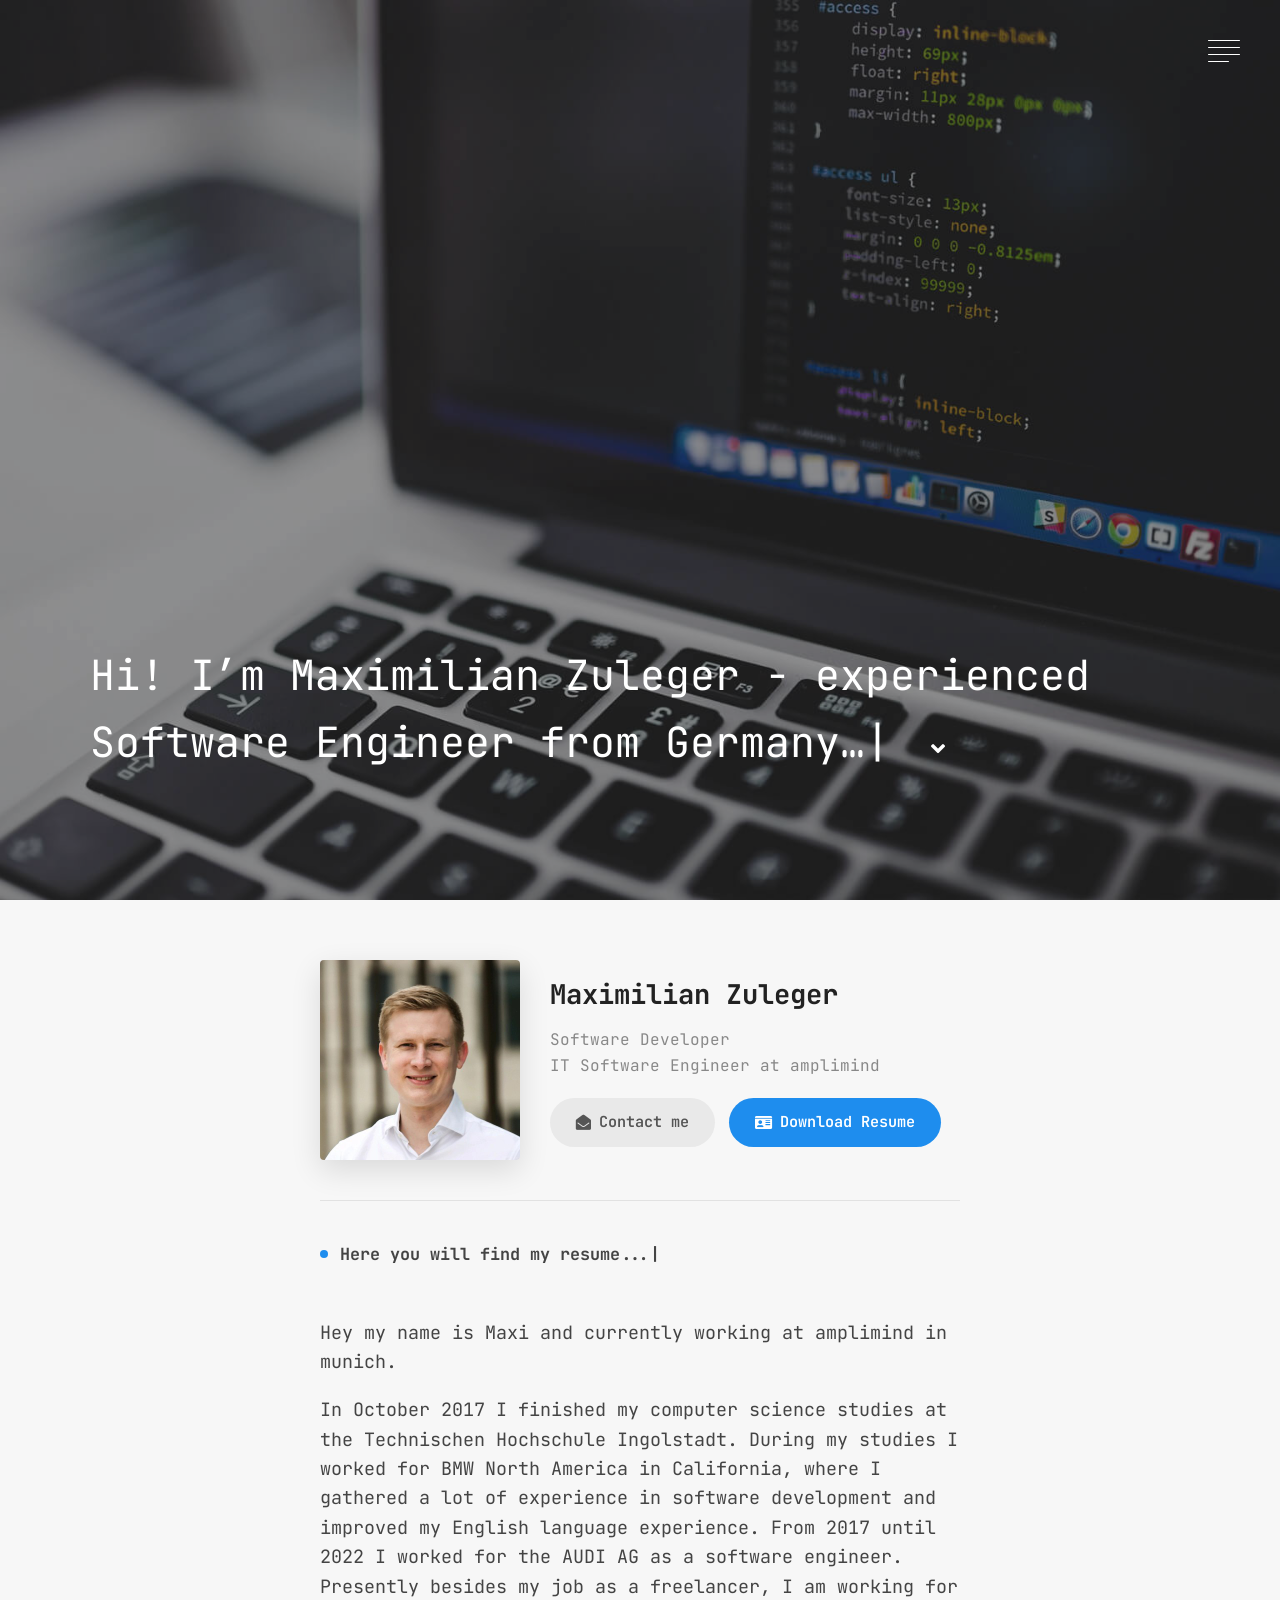
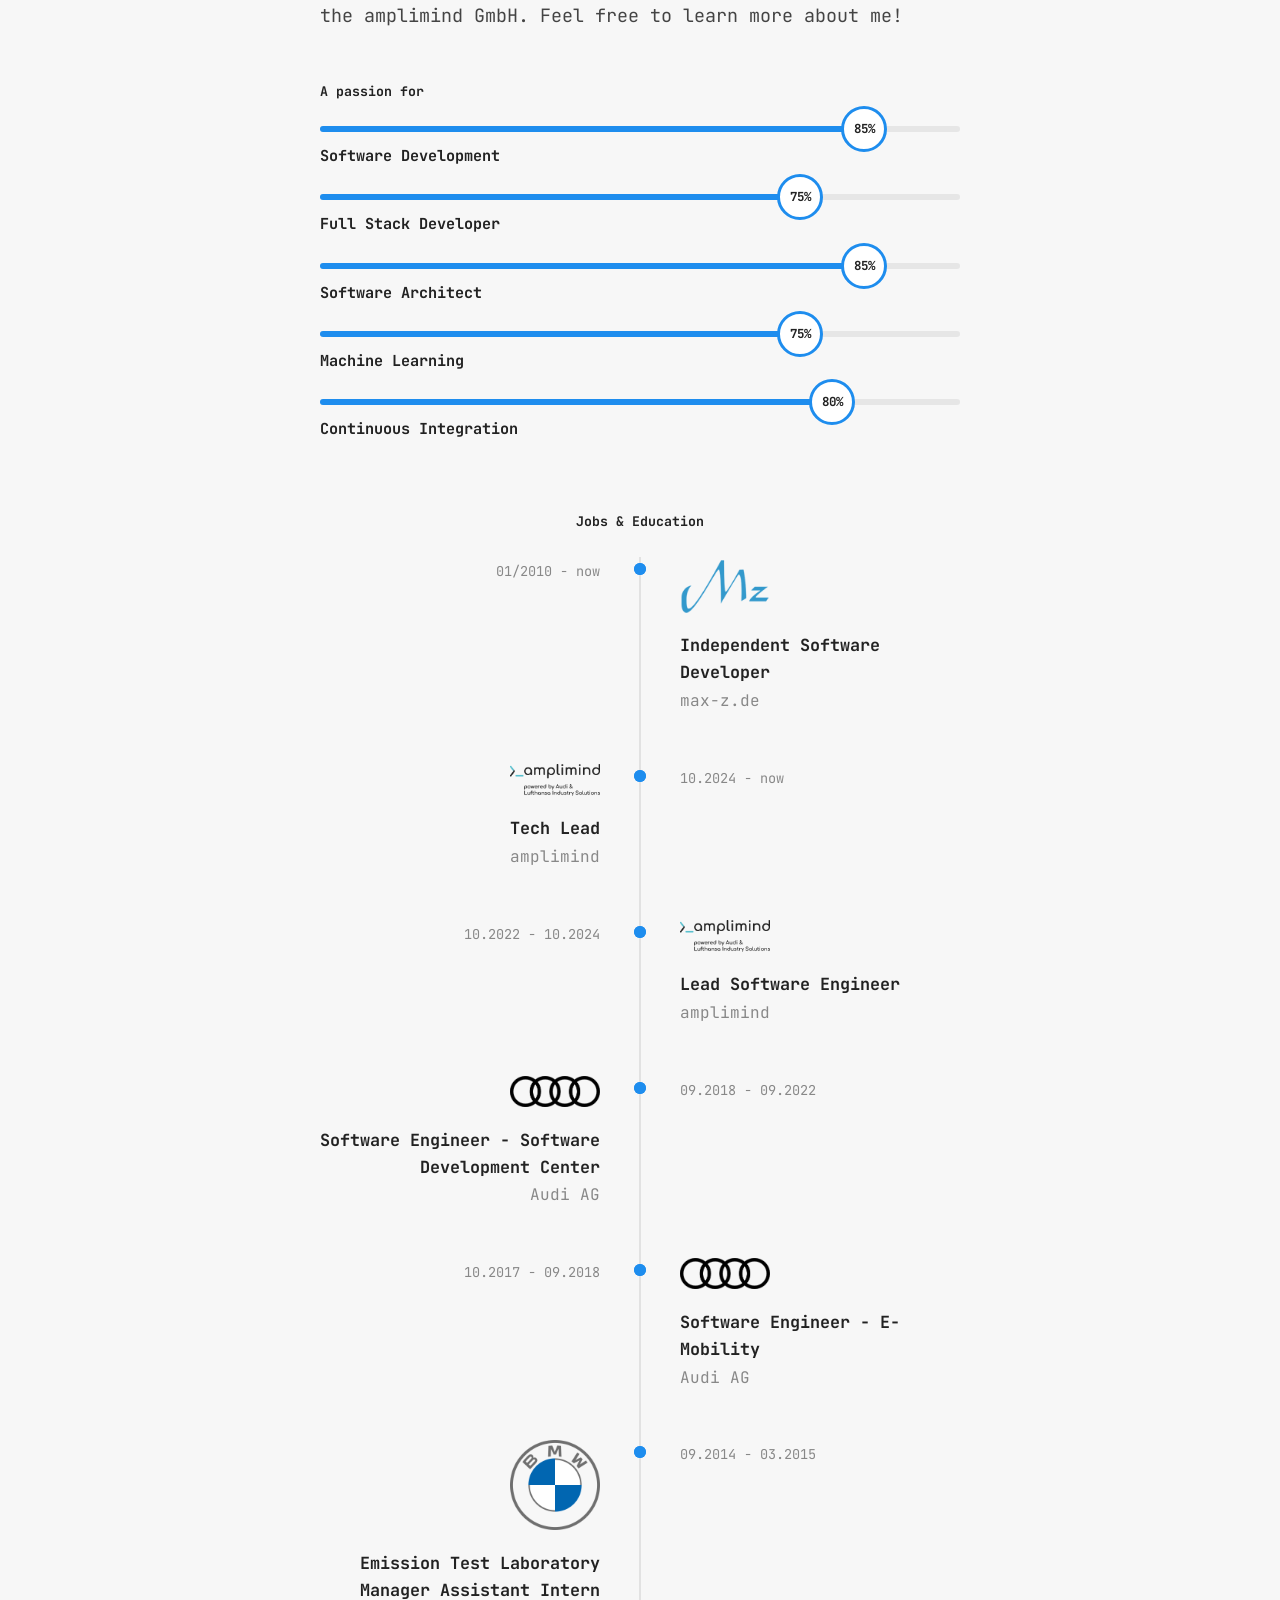
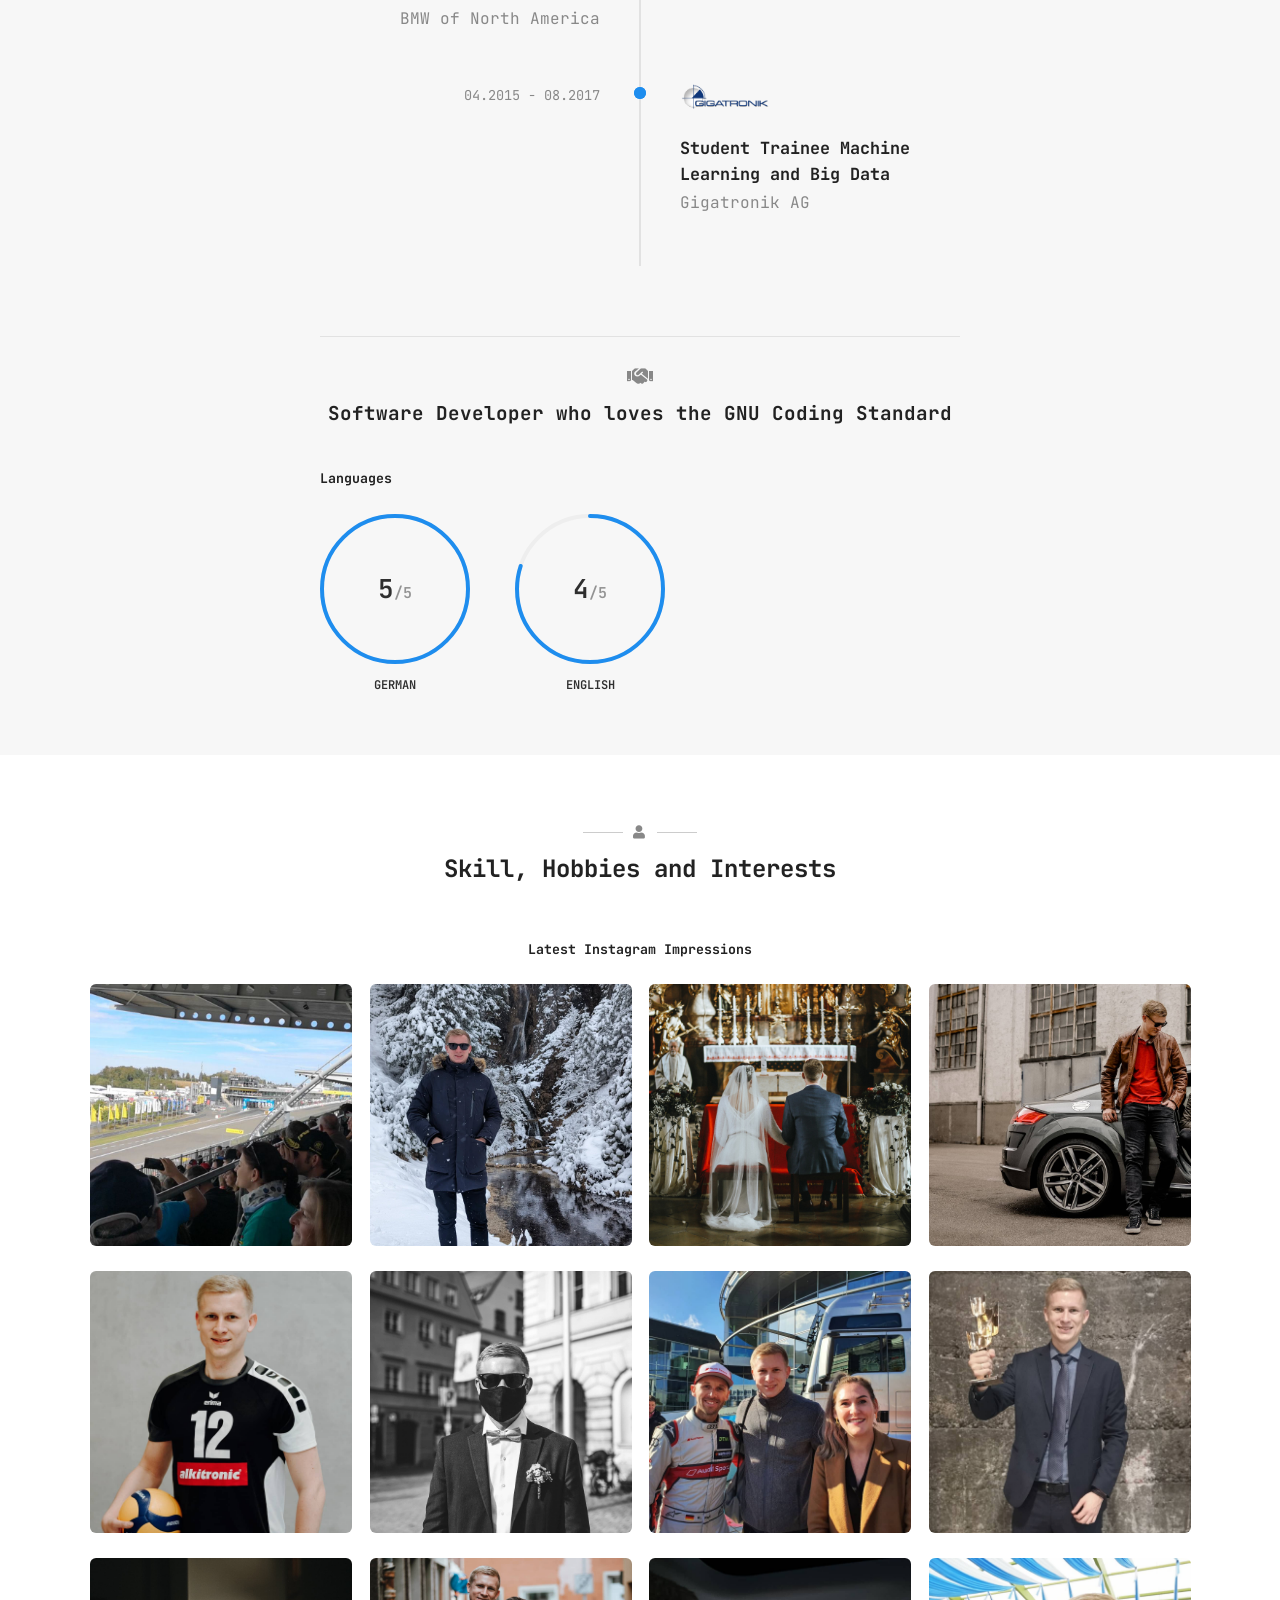
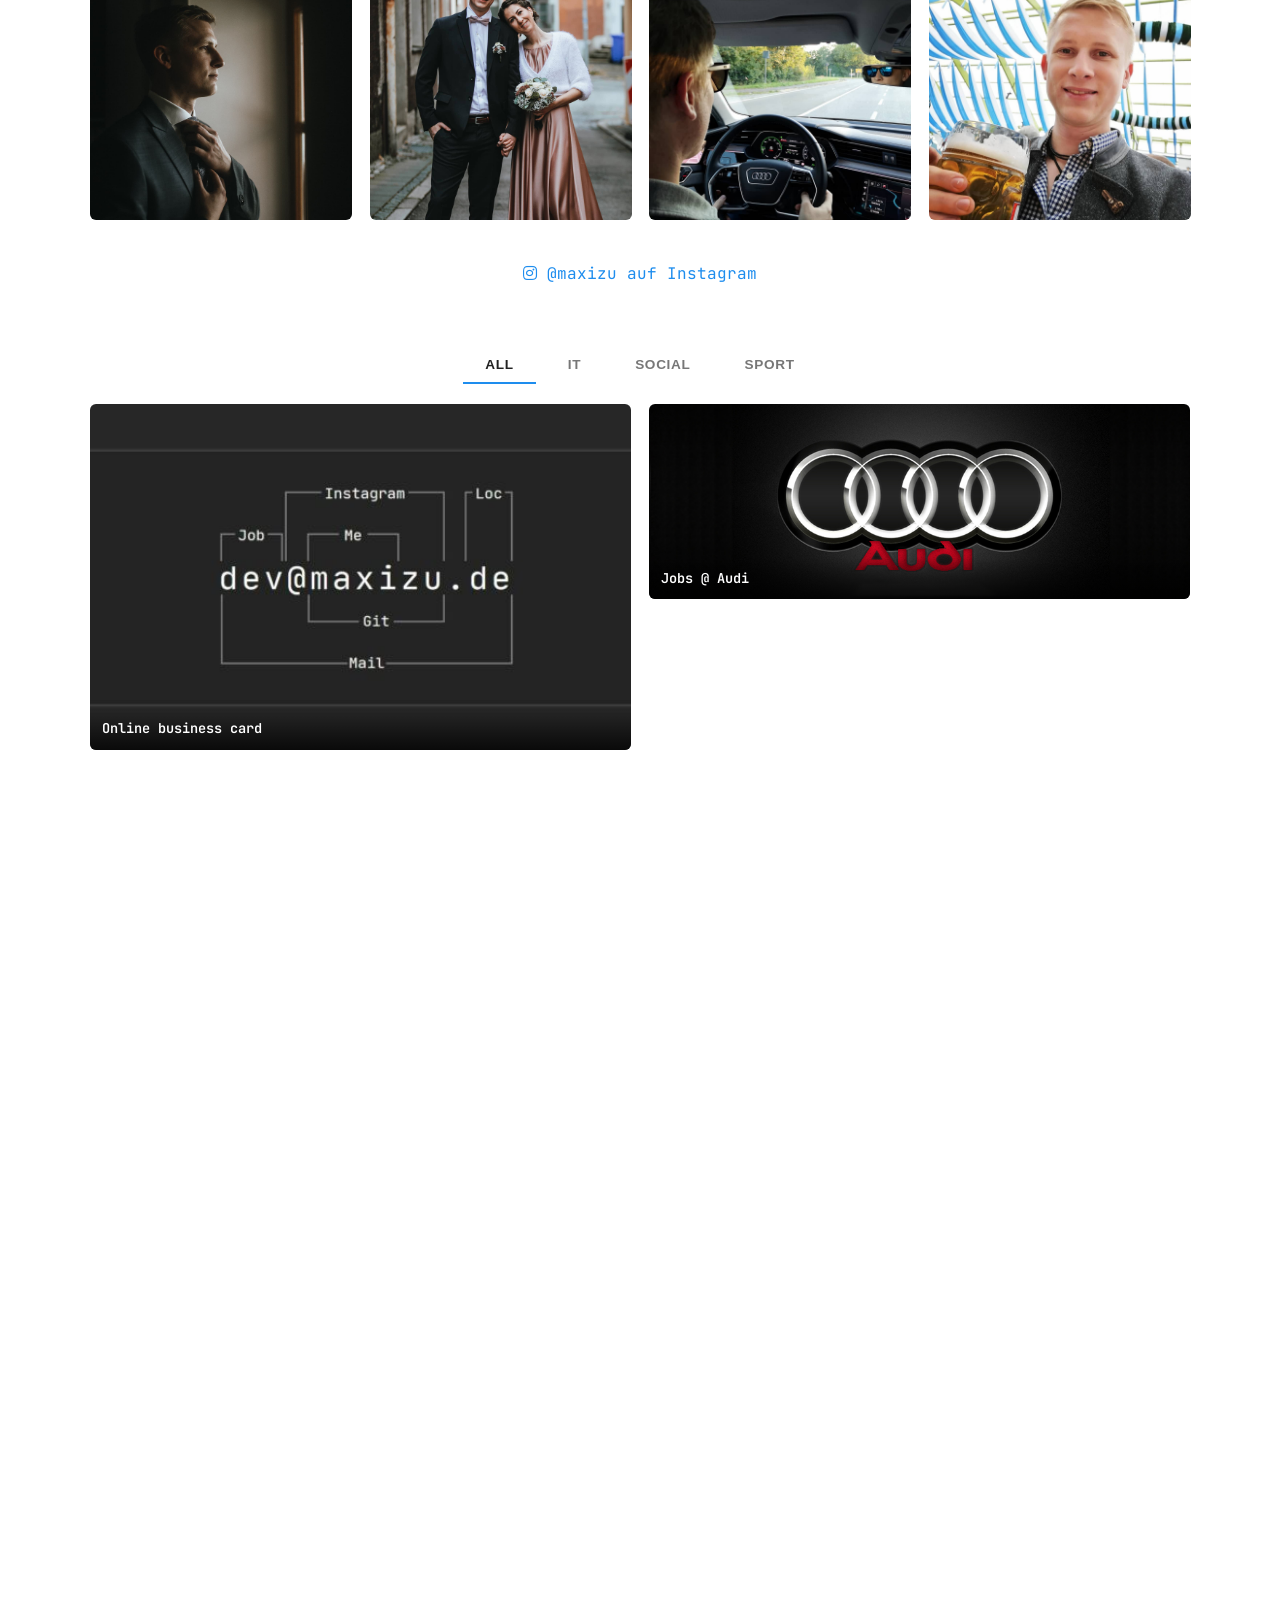
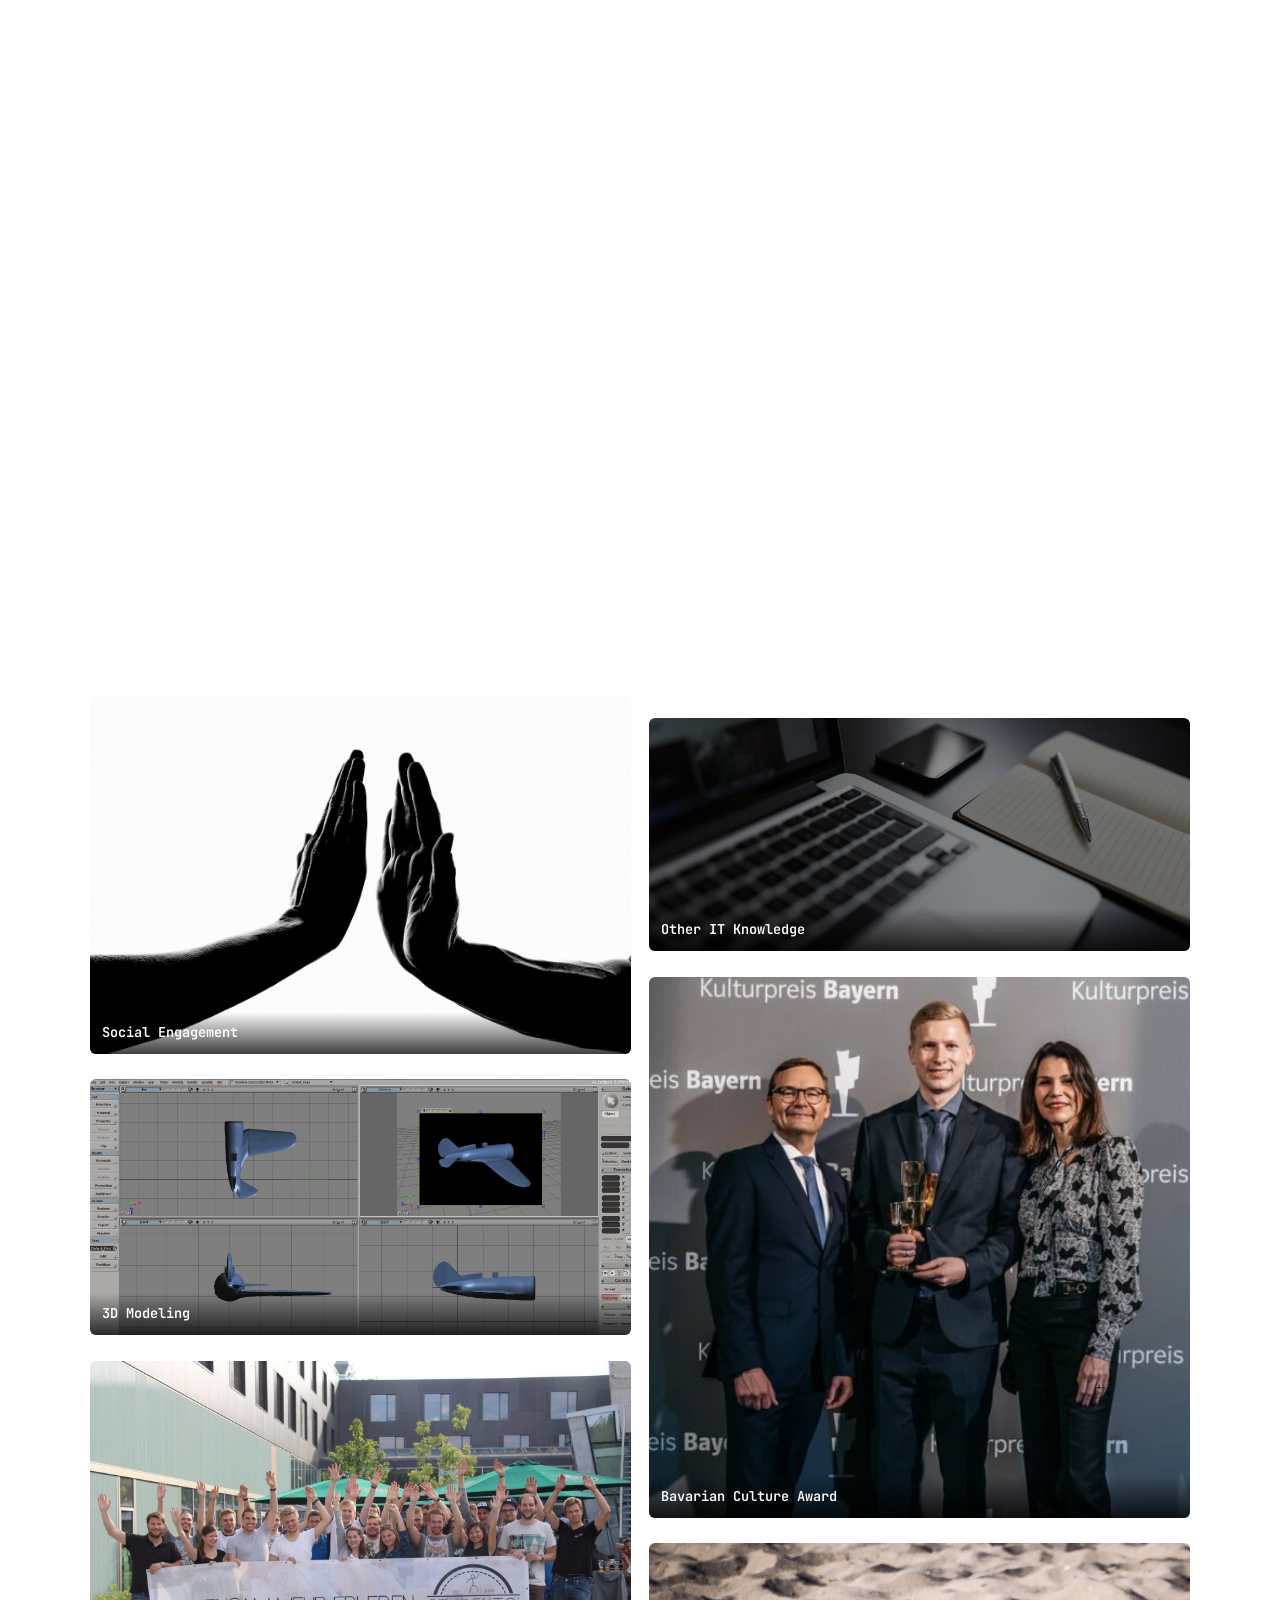
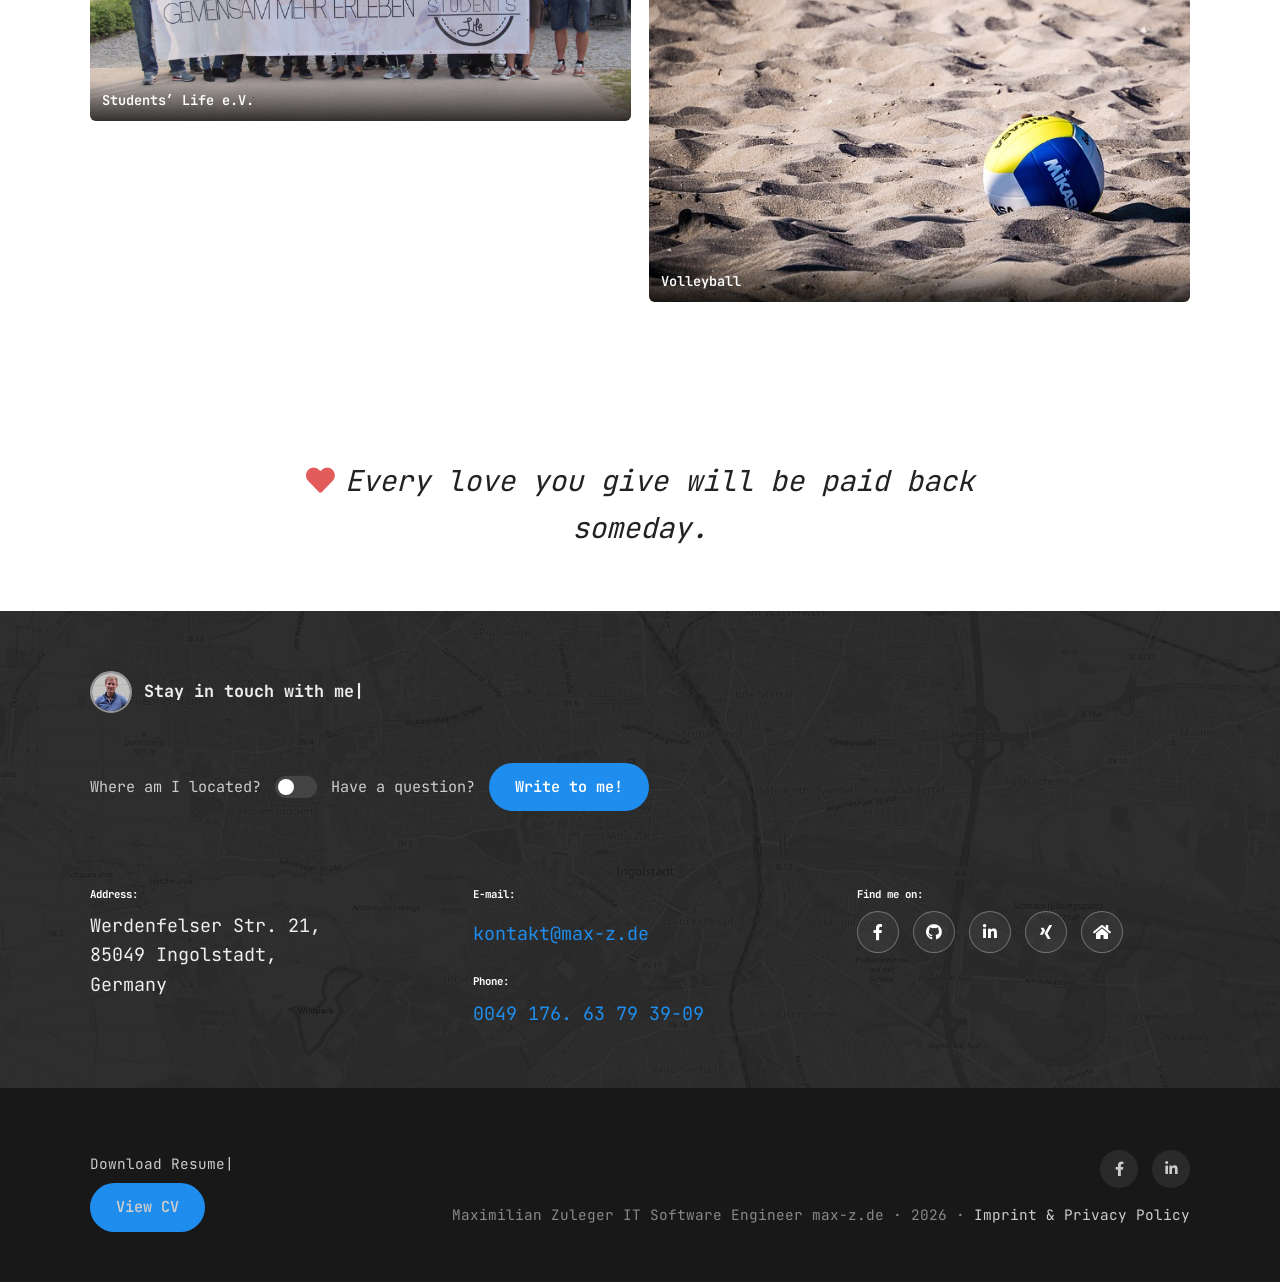
<file: index.html>
<!DOCTYPE html>
<html lang="en">
<head>
<meta charset="UTF-8">
<meta name="viewport" content="width=device-width, initial-scale=1">
<title>Maximilian Zuleger | Software Engineer in Munich</title>
<meta name="description" content="Maximilian Zuleger – Software Engineer at amplimind in Munich. Resume, skills, projects and contact information.">
<meta name="keywords" content="maxi,maximilian,maximilian zuleger,maxi zuleger,software engineer munich">
<meta name="author" content="Maximilian Zuleger">
<meta name="robots" content="index, follow">
<meta name="theme-color" content="#1E8DEE">
<link rel="canonical" href="https://max-z.de/">
<link rel="icon" href="assets/img/favicon.ico" sizes="any">
<link rel="icon" type="image/png" sizes="32x32" href="assets/img/favicon-32.png">
<link rel="icon" type="image/png" sizes="16x16" href="assets/img/favicon-16.png">
<link rel="apple-touch-icon" sizes="180x180" href="assets/img/apple-touch-icon.png">
<meta property="og:type" content="profile">
<meta property="og:locale" content="de_DE">
<meta property="og:site_name" content="Maxi Zuleger | Software Engineer">
<meta property="og:title" content="Maximilian Zuleger | Software Engineer in Munich">
<meta property="og:description" content="Maximilian Zuleger – Software Engineer at amplimind in Munich. Resume, skills, projects and contact information.">
<meta property="og:url" content="https://max-z.de/">
<meta property="og:image" content="https://max-z.de/assets/img/maxi-neu-profile.jpg">
<meta property="og:image:width" content="400">
<meta property="og:image:height" content="400">
<meta property="og:image:alt" content="Maximilian Zuleger">
<meta name="twitter:card" content="summary">
<meta name="twitter:title" content="Maximilian Zuleger | Software Engineer in Munich">
<meta name="twitter:description" content="Maximilian Zuleger – Software Engineer at amplimind in Munich.">
<meta name="twitter:image" content="https://max-z.de/assets/img/maxi-neu-profile.jpg">
<script type="application/ld+json">
{
  "@context": "https://schema.org",
  "@type": "Person",
  "name": "Maximilian Zuleger",
  "url": "https://max-z.de/",
  "image": "https://max-z.de/assets/img/maxi-neu-profile.jpg",
  "jobTitle": "Software Engineer",
  "worksFor": {
    "@type": "Organization",
    "name": "amplimind GmbH"
  },
  "address": {
    "@type": "PostalAddress",
    "addressLocality": "Ingolstadt",
    "addressCountry": "DE"
  },
  "sameAs": [
    "https://www.facebook.com/maxi.zuleger",
    "https://github.com/maxizu",
    "https://www.linkedin.com/in/maximilian-zuleger-722687129",
    "https://www.xing.com/profile/Maximilian_Zuleger"
  ]
}
</script>
<link rel="stylesheet" href="assets/fonts/jetbrains-mono/jetbrains-mono.css">
<link rel="stylesheet" href="assets/fonts/fontawesome/all.css">
<link rel="stylesheet" href="assets/css/main.css">
<link rel="stylesheet" href="assets/css/animations.css">
</head>
<body>

<button type="button" class="burger" id="nav-toggle" aria-label="Menü öffnen" aria-expanded="false">
  <span></span><span></span><span></span><span></span>
</button>

<nav id="site-nav" class="nav-panel">
  <div class="nav-panel-inner">
    <img src="assets/img/maxi-neu-avatar.jpg" alt="Maximilian Zuleger" class="nav-panel-avatar">
    <ul class="main-nav">
      <li><a href="#top" class="brand-link">Maximilian Zuleger</a></li>
      <li><a href="#resume">Resume</a></li>
      <li><a href="#portfolio">Portfolio</a></li>
      <li><a href="#contact">Contact</a></li>
      <li><a href="impressum.html">Imprint &amp; Privacy Policy</a></li>
    </ul>
  </div>
</nav>

<!-- ============ HERO ============ -->
<section id="top" class="hero" style="background-image: url('assets/img/home-alternative.jpg');">
  <div class="hero-content">
    <h1>
      <span class="typing" aria-hidden="true" data-typing-text="Hi! I&rsquo;m <strong>Maximilian Zuleger</strong> - experienced Software Engineer from Germany&hellip;"></span>
      <span class="sr-only">Hi! I&rsquo;m Maximilian Zuleger - experienced Software Engineer from Germany&hellip;</span>
      <a href="#resume" class="btn-go"><i class="fas fa-angle-down"></i></a>
    </h1>
  </div>
</section>

<!-- ============ RESUME ============ -->
<section id="resume" class="section bg-light">
  <div class="container-slim">

    <!-- Profile card -->
    <div class="profile-card">
      <img src="assets/img/maxi-neu-profile.jpg" alt="Maximilian Zuleger" class="profile-photo">
      <div class="profile-info">
        <h3>Maximilian Zuleger</h3>
        <p>Software Developer<br>IT Software Engineer at amplimind</p>
        <div class="btn-row btn-row-left">
          <a href="#contact" class="btn btn-grey"><i class="fas fa-envelope-open"></i> Contact me</a>
          <a href="https://maxizu.github.io/cv/cv_zuleger.pdf" class="btn btn-primary" title="Download CV"><i class="fas fa-id-card"></i> Download Resume</a>
        </div>
      </div>
    </div>

    <hr class="divider">

    <div class="section-header section-header-left">
      <span class="section-header-dot"></span>
      <span class="typing" aria-hidden="true" data-typing-text="Here you will find my resume..."></span>
      <span class="sr-only">Here you will find my resume...</span>
    </div>

    <p class="lead text-lg">Hey my name is Maxi and currently working at amplimind in munich.</p>
    <p class="lead mb-5">In October 2017 I finished my computer science studies at the Technischen Hochschule Ingolstadt. During my studies I worked for BMW North America in California, where I gathered a lot of experience in software development and improved my English language experience. From 2017 until 2022 I worked for the AUDI AG as a software engineer. Presently besides my job as a freelancer, I am working for the amplimind GmbH. Feel free to learn more about me!</p>

    <!-- Skills / Progress -->
    <div class="resume-row" style="margin-top:50px;">
      <div class="resume-row-image img-coffee reveal reveal-fadeInLeft">
        <img src="assets/img/coffee.png" alt="">
      </div>
      <div class="resume-row-content">
        <h5 class="mb-5">A passion for</h5>

        <div class="skill-slider" data-percent="85">
          <div class="skill-slider-track"><div class="skill-slider-fill"></div><span class="skill-slider-badge">85%</span></div>
          <h6 class="mb-4">Software Development</h6>
        </div>
        <div class="skill-slider" data-percent="75">
          <div class="skill-slider-track"><div class="skill-slider-fill"></div><span class="skill-slider-badge">75%</span></div>
          <h6 class="mb-4">Full Stack Developer</h6>
        </div>
        <div class="skill-slider" data-percent="85">
          <div class="skill-slider-track"><div class="skill-slider-fill"></div><span class="skill-slider-badge">85%</span></div>
          <h6 class="mb-4">Software Architect</h6>
        </div>
        <div class="skill-slider" data-percent="75">
          <div class="skill-slider-track"><div class="skill-slider-fill"></div><span class="skill-slider-badge">75%</span></div>
          <h6 class="mb-4">Machine Learning</h6>
        </div>
        <div class="skill-slider" data-percent="80">
          <div class="skill-slider-track"><div class="skill-slider-fill"></div><span class="skill-slider-badge">80%</span></div>
          <h6 class="mb-4">Continuous Integration</h6>
        </div>
      </div>
    </div>

    <!-- Jobs & Education -->
    <div class="resume-row" id="jobs-education" style="margin-top:70px;">
      <div class="resume-row-image img-docs reveal reveal-fadeInLeft">
        <img src="assets/img/docs.png" alt="">
      </div>
      <div class="resume-row-image img-cup reveal reveal-fadeInRight">
        <img src="assets/img/cup.png" alt="">
      </div>
      <div class="resume-row-content">
      <h5 class="mb-5 text-center">Jobs &amp; Education</h5>

      <div class="timeline">
        <div class="timeline-event">
          <div class="timeline-event-date">01/2010 - now</div>
          <div class="timeline-event-point"></div>
          <div class="timeline-event-content">
            <img src="assets/img/logo-2.png" alt="">
            <h5 class="timeline-event-title">Independent Software Developer</h5>
            <span class="timeline-event-caption text-muted">max-z.de</span>
          </div>
        </div>
        <div class="timeline-event">
          <div class="timeline-event-date">10.2024 - now</div>
          <div class="timeline-event-point"></div>
          <div class="timeline-event-content">
            <img src="assets/img/logo_break-dark.png" alt="">
            <h5 class="timeline-event-title">Tech Lead</h5>
            <span class="timeline-event-caption text-muted">amplimind</span>
          </div>
        </div>
        <div class="timeline-event">
          <div class="timeline-event-date">10.2022 - 10.2024</div>
          <div class="timeline-event-point"></div>
          <div class="timeline-event-content">
            <img src="assets/img/logo_break-dark.png" alt="">
            <h5 class="timeline-event-title">Lead Software Engineer</h5>
            <span class="timeline-event-caption text-muted">amplimind</span>
          </div>
        </div>
        <div class="timeline-event">
          <div class="timeline-event-date">09.2018 - 09.2022</div>
          <div class="timeline-event-point"></div>
          <div class="timeline-event-content">
            <img src="assets/img/audilogo.png" alt="">
            <h5 class="timeline-event-title">Software Engineer - Software Development Center</h5>
            <span class="timeline-event-caption text-muted">Audi AG</span>
          </div>
        </div>
        <div class="timeline-event">
          <div class="timeline-event-date">10.2017 - 09.2018</div>
          <div class="timeline-event-point"></div>
          <div class="timeline-event-content">
            <img src="assets/img/audilogo.png" alt="">
            <h5 class="timeline-event-title">Software Engineer - E-Mobility</h5>
            <span class="timeline-event-caption text-muted">Audi AG</span>
          </div>
        </div>
        <div class="timeline-event">
          <div class="timeline-event-date">09.2014 - 03.2015</div>
          <div class="timeline-event-point"></div>
          <div class="timeline-event-content">
            <img src="assets/img/BMW_logo.png" alt="">
            <h5 class="timeline-event-title">Emission Test Laboratory Manager Assistant Intern</h5>
            <span class="timeline-event-caption text-muted">BMW of North America</span>
          </div>
        </div>
        <div class="timeline-event">
          <div class="timeline-event-date">04.2015 - 08.2017</div>
          <div class="timeline-event-point"></div>
          <div class="timeline-event-content">
            <img src="assets/img/GIGATRONIK_logo.png" alt="">
            <h5 class="timeline-event-title">Student Trainee Machine Learning and Big Data</h5>
            <span class="timeline-event-caption text-muted">Gigatronik AG</span>
          </div>
        </div>
      </div>
      </div>
    </div>

    <div class="section-divider-text">
      <i class="fas fa-handshake"></i>
      <h4>Software Developer who loves the GNU Coding Standard</h4>
    </div>

    <!-- Languages -->
    <div class="resume-row" id="languages" style="margin-top:40px; margin-bottom:0px;">
      <div class="resume-row-content languages-content">
        <div class="resume-row-image img-plant reveal reveal-fadeInRight">
          <img src="assets/img/plant2.png" alt="">
        </div>
        <h5 class="mb-5">Languages</h5>
        <div class="chart-grid">
          <div class="single-chart" data-percent="100" data-value="5/5" data-label="German"></div>
          <div class="single-chart" data-percent="80" data-value="4/5" data-label="English"></div>
        </div>
      </div>
    </div>
  </div>
</section>

<!-- ============ PORTFOLIO / SKILLS / INSTAGRAM ============ -->
<section id="portfolio" class="section">
  <div class="container">
    <div class="section-header">
      <span class="eyebrow"><i class="fas fa-user"></i></span>
      <h4>Skill, Hobbies and Interests</h4>
    </div>

    <h5 class="text-center mb-5" id="instagram">Latest Instagram Impressions</h5>
    <div class="masonry-grid">
      <div class="masonry-item reveal reveal-bounceInLeft"><img src="assets/img/instagram/instagram-01.jpg" alt="Instagram Bild 1"></div>
      <div class="masonry-item reveal reveal-bounceInLeft"><img src="assets/img/instagram/instagram-02.jpg" alt="Instagram Bild 2"></div>
      <div class="masonry-item reveal reveal-bounceInLeft"><img src="assets/img/instagram/instagram-03.jpg" alt="Instagram Bild 3"></div>
      <div class="masonry-item reveal reveal-bounceInLeft"><img src="assets/img/instagram/instagram-04.webp" alt="Instagram Bild 4"></div>
      <div class="masonry-item reveal reveal-bounceInLeft"><img src="assets/img/instagram/instagram-05.jpg" alt="Instagram Bild 5"></div>
      <div class="masonry-item reveal reveal-bounceInLeft"><img src="assets/img/instagram/instagram-06.jpg" alt="Instagram Bild 6"></div>
      <div class="masonry-item reveal reveal-bounceInLeft"><img src="assets/img/instagram/instagram-07.jpg" alt="Instagram Bild 7"></div>
      <div class="masonry-item reveal reveal-bounceInLeft"><img src="assets/img/instagram/instagram-08.jpg" alt="Instagram Bild 8"></div>
      <div class="masonry-item reveal reveal-bounceInLeft"><img src="assets/img/instagram/instagram-09.jpg" alt="Instagram Bild 9"></div>
      <div class="masonry-item reveal reveal-bounceInLeft"><img src="assets/img/instagram/instagram-10.jpg" alt="Instagram Bild 10"></div>
      <div class="masonry-item reveal reveal-bounceInLeft"><img src="assets/img/instagram/instagram-11.jpg" alt="Instagram Bild 11"></div>
      <div class="masonry-item reveal reveal-bounceInLeft"><img src="assets/img/instagram/instagram-12.jpg" alt="Instagram Bild 12"></div>
    </div>
    <p class="text-center" style="margin-top:16px;">
      <a href="https://www.instagram.com/maxizu" target="_blank" rel="noopener"><i class="fab fa-instagram"></i> @maxizu auf Instagram</a>
    </p>

    <div class="filter-tabs" id="skills" style="margin-top:60px;">
      <button type="button" class="filter-tab active" data-filter="all">All</button>
      <button type="button" class="filter-tab" data-filter="it">IT</button>
      <button type="button" class="filter-tab" data-filter="social">Social</button>
      <button type="button" class="filter-tab" data-filter="sport">Sport</button>
    </div>
    <div id="skills-grid" class="masonry-grid"></div>
  </div>
</section>

<!-- Popup für Skills -->
<div id="skills-popup-overlay" class="popup-overlay">
  <div class="popup-box"></div>
</div>

<!-- ============ QUOTE ============ -->
<section class="quote-section">
  <h3><i class="fas fa-heart" style="color:#e25c5c;margin-right:10px;"></i>Every love you give will be paid back someday.</h3>
</section>

<!-- ============ CONTACT ============ -->
<section id="contact" class="section bg-dark contact-section">
  <img class="contact-map-bg" src="assets/img/ingolstadt-map.jpg" alt="Karte von Ingolstadt">
  <div class="container contact-overlay">
    <div class="section-header section-header-left">
      <img src="assets/img/maxi-1.jpg" alt="" class="section-header-avatar">
      <span class="typing" aria-hidden="true" data-typing-text="Stay in touch with me!"></span>
      <span class="sr-only">Stay in touch with me!</span>
    </div>

    <div class="contact-actions">
      <span class="contact-toggle-label">Where am I located?</span>
      <label class="map-toggle">
        <input type="checkbox" id="map-toggle-input">
        <span class="map-toggle-indicator"></span>
      </label>
      <span class="contact-toggle-label">Have a question?</span>
      <a href="mailto:kontakt@max-z.de" class="btn btn-primary btn-sm">Write to me!</a>
    </div>

    <div class="contact-columns">
      <div>
        <h6 class="text-muted mb-2">Address:</h6>
        <address class="lead">Werdenfelser Str. 21,<br>85049 Ingolstadt,<br>Germany</address>
      </div>
      <div>
        <h6 class="text-muted mb-2">E-mail:</h6>
        <p class="mb-4"><a href="mailto:kontakt@max-z.de" class="lead link-inherit">kontakt@max-z.de</a></p>
        <h6 class="text-muted mb-2">Phone:</h6>
        <a href="tel:+4917663793909" class="lead link-inherit">0049 176. 63 79 39-09</a>
      </div>
      <div>
        <h6 class="text-muted mb-2">Find me on:</h6>
        <div class="social-icons">
          <a href="https://www.facebook.com/maxi.zuleger" target="_blank" rel="noopener" aria-label="Facebook" class="icon-facebook"><i class="fab fa-facebook-f"></i></a>
          <a href="https://github.com/maxizu" target="_blank" rel="noopener" aria-label="GitHub" class="icon-github"><i class="fab fa-github"></i></a>
          <a href="https://www.linkedin.com/in/maximilian-zuleger-722687129" target="_blank" rel="noopener" aria-label="LinkedIn" class="icon-linkedin"><i class="fab fa-linkedin-in"></i></a>
          <a href="https://www.xing.com/profile/Maximilian_Zuleger" target="_blank" rel="noopener" aria-label="Xing" class="icon-xing"><i class="fab fa-xing"></i></a>
          <a href="https://bright.eco/" target="_blank" rel="noopener" aria-label="bright.eco" class="icon-home"><i class="fas fa-home"></i></a>
        </div>
      </div>
    </div>
  </div>
</section>

<footer class="site-footer">
  <div class="container footer-row">
    <div class="footer-left">
      <p class="mb-2"><span class="typing" aria-hidden="true" data-typing-text="Download Resume"></span><span class="sr-only">Download Resume</span></p>
      <a href="https://maxizu.github.io/cv/cv_zuleger.pdf" class="btn btn-primary btn-sm">View CV</a>
    </div>
    <div class="footer-right">
      <div class="social-icons social-icons-plain">
        <a href="https://www.facebook.com/maxi.zuleger" target="_blank" rel="noopener" aria-label="Facebook"><i class="fab fa-facebook-f"></i></a>
        <a href="https://www.linkedin.com/in/maximilian-zuleger-722687129" target="_blank" rel="noopener" aria-label="LinkedIn"><i class="fab fa-linkedin-in"></i></a>
      </div>
      <p class="text-muted mt-3 mb-0">Maximilian Zuleger IT Software Engineer max-z.de &middot; <span id="year"></span> &middot; <a href="impressum.html">Imprint &amp; Privacy Policy</a></p>
    </div>
  </div>
</footer>

<script src="assets/js/nav.js"></script>
<script src="assets/js/reveal.js"></script>
<script src="assets/js/typing.js"></script>
<script src="assets/js/piechart.js"></script>
<script src="assets/js/skills-popup.js"></script>
<script>
document.getElementById('year').textContent = new Date().getFullYear();
var mapToggle = document.getElementById('map-toggle-input');
var mapBg = document.querySelector('.contact-map-bg');
if (mapToggle && mapBg) {
  mapToggle.addEventListener('change', function () {
    mapBg.classList.toggle('is-visible', mapToggle.checked);
  });
}
</script>
</body>
</html>
</file>
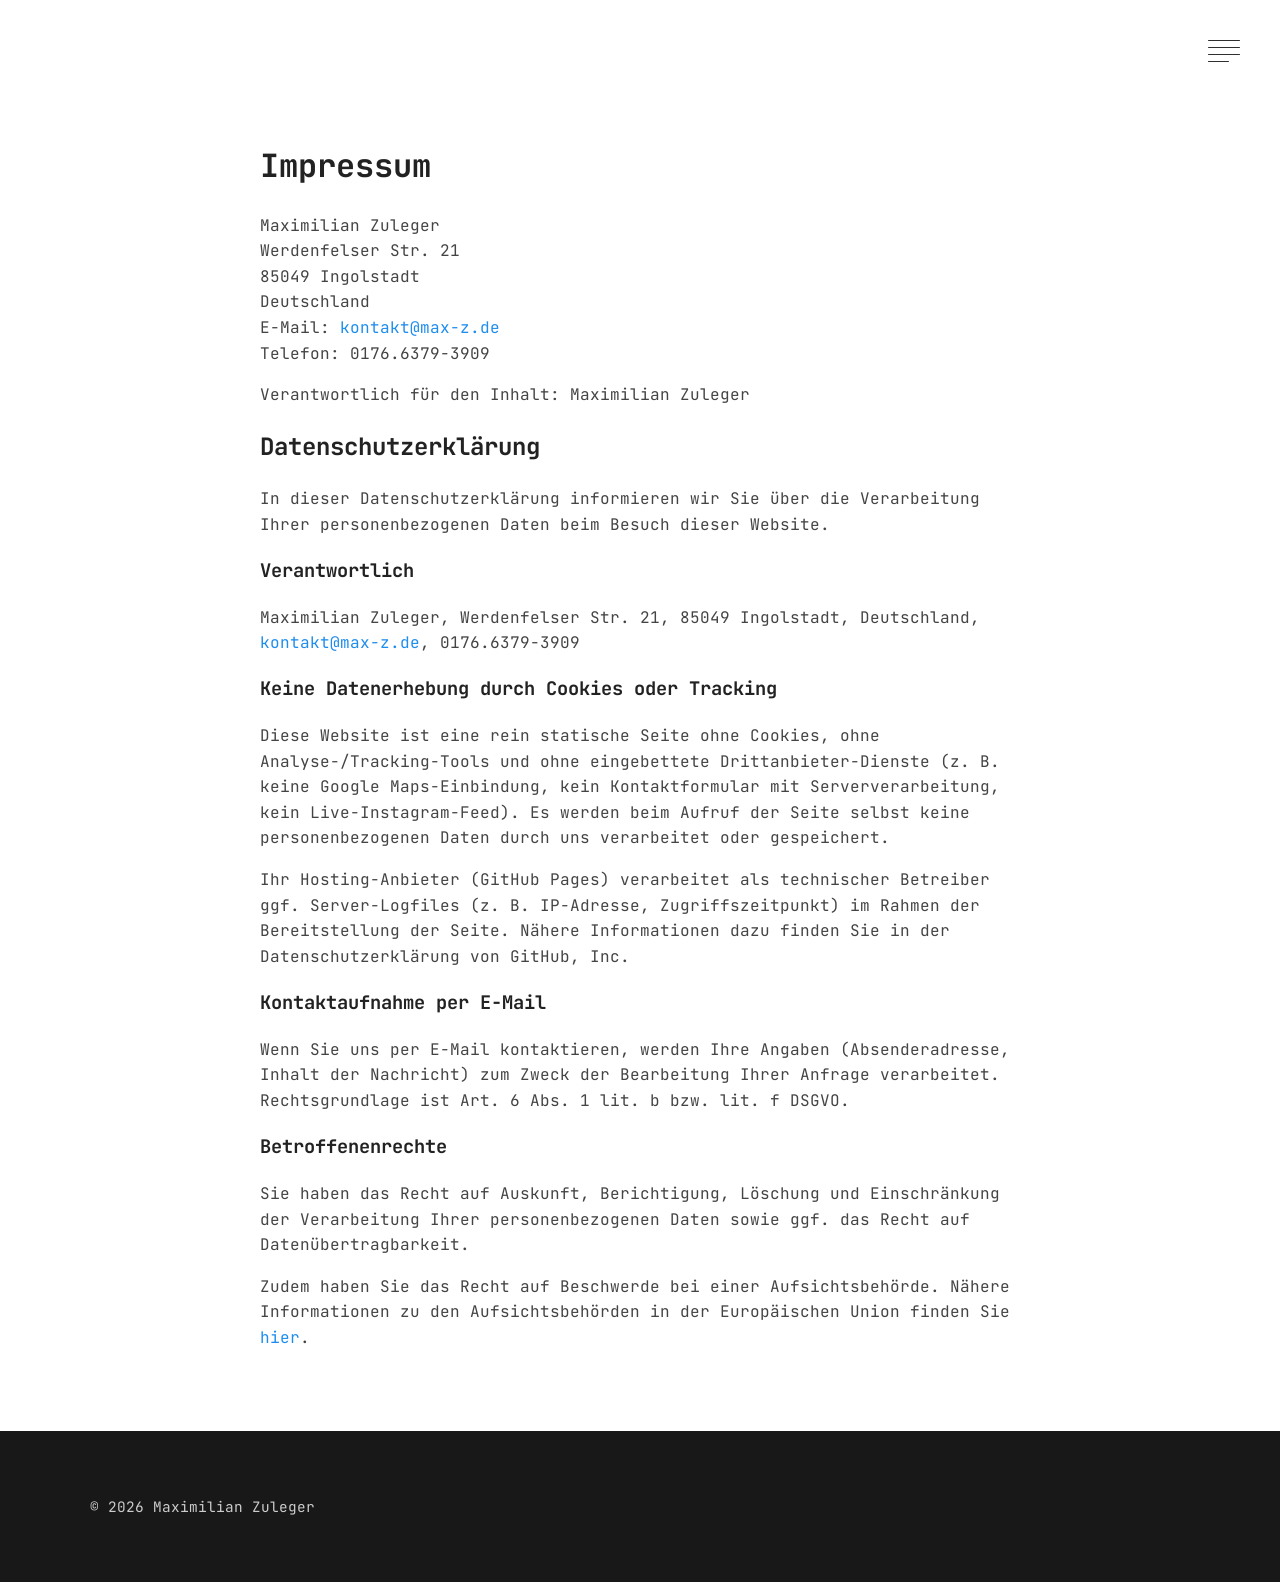
<file: impressum.html>
<!DOCTYPE html>
<html lang="de">
<head>
<meta charset="UTF-8">
<meta name="viewport" content="width=device-width, initial-scale=1">
<title>Impressum &amp; Datenschutz | Maxi Zuleger</title>
<meta name="robots" content="noindex, follow">
<link rel="canonical" href="https://max-z.de/impressum.html">
<link rel="icon" href="assets/img/favicon.ico" sizes="any">
<link rel="icon" type="image/png" sizes="32x32" href="assets/img/favicon-32.png">
<link rel="icon" type="image/png" sizes="16x16" href="assets/img/favicon-16.png">
<link rel="apple-touch-icon" sizes="180x180" href="assets/img/apple-touch-icon.png">
<link rel="stylesheet" href="assets/fonts/jetbrains-mono/jetbrains-mono.css">
<link rel="stylesheet" href="assets/fonts/fontawesome/all.css">
<link rel="stylesheet" href="assets/css/main.css">
</head>
<body class="is-legal">

<button type="button" class="burger" id="nav-toggle" aria-label="Menü öffnen" aria-expanded="false">
  <span></span><span></span><span></span><span></span>
</button>

<nav id="site-nav" class="nav-panel">
  <div class="nav-panel-inner">
    <img src="assets/img/maxi-neu-avatar.jpg" alt="Maximilian Zuleger" class="nav-panel-avatar">
    <ul class="main-nav">
      <li><a href="index.html" class="brand-link">Maximilian Zuleger</a></li>
      <li><a href="index.html#resume">Resume</a></li>
      <li><a href="index.html#portfolio">Portfolio</a></li>
      <li><a href="index.html#contact">Contact</a></li>
      <li><a href="impressum.html" class="active">Imprint &amp; Privacy Policy</a></li>
    </ul>
  </div>
</nav>

<main class="legal-page">
  <h1>Impressum</h1>
  <p>
    Maximilian Zuleger<br>
    Werdenfelser Str. 21<br>
    85049 Ingolstadt<br>
    Deutschland<br>
    E-Mail: <a href="mailto:kontakt@max-z.de">kontakt@max-z.de</a><br>
    Telefon: 0176.6379-3909
  </p>
  <p>Verantwortlich für den Inhalt: Maximilian Zuleger</p>

  <h2>Datenschutzerklärung</h2>
  <p>In dieser Datenschutzerklärung informieren wir Sie über die Verarbeitung Ihrer personenbezogenen Daten beim Besuch dieser Website.</p>

  <h3>Verantwortlich</h3>
  <p>Maximilian Zuleger, Werdenfelser Str. 21, 85049 Ingolstadt, Deutschland, <a href="mailto:kontakt@max-z.de">kontakt@max-z.de</a>, 0176.6379-3909</p>

  <h3>Keine Datenerhebung durch Cookies oder Tracking</h3>
  <p>Diese Website ist eine rein statische Seite ohne Cookies, ohne Analyse-/Tracking-Tools und ohne eingebettete Drittanbieter-Dienste (z.&nbsp;B. keine Google Maps-Einbindung, kein Kontaktformular mit Serververarbeitung, kein Live-Instagram-Feed). Es werden beim Aufruf der Seite selbst keine personenbezogenen Daten durch uns verarbeitet oder gespeichert.</p>
  <p>Ihr Hosting-Anbieter (GitHub Pages) verarbeitet als technischer Betreiber ggf. Server-Logfiles (z.&nbsp;B. IP-Adresse, Zugriffszeitpunkt) im Rahmen der Bereitstellung der Seite. Nähere Informationen dazu finden Sie in der Datenschutzerklärung von GitHub, Inc.</p>

  <h3>Kontaktaufnahme per E-Mail</h3>
  <p>Wenn Sie uns per E-Mail kontaktieren, werden Ihre Angaben (Absenderadresse, Inhalt der Nachricht) zum Zweck der Bearbeitung Ihrer Anfrage verarbeitet. Rechtsgrundlage ist Art.&nbsp;6 Abs.&nbsp;1 lit.&nbsp;b bzw. lit.&nbsp;f DSGVO.</p>

  <h3>Betroffenenrechte</h3>
  <p>Sie haben das Recht auf Auskunft, Berichtigung, Löschung und Einschränkung der Verarbeitung Ihrer personenbezogenen Daten sowie ggf. das Recht auf Datenübertragbarkeit.</p>
  <p>Zudem haben Sie das Recht auf Beschwerde bei einer Aufsichtsbehörde. Nähere Informationen zu den Aufsichtsbehörden in der Europäischen Union finden Sie <a target="_blank" rel="noopener" href="https://ec.europa.eu/justice/article-29/structure/data-protection-authorities/index_en.htm">hier</a>.</p>
</main>

<footer class="site-footer">
  <div class="container">
    <p>&copy; <span id="year"></span> Maximilian Zuleger</p>
  </div>
</footer>

<script>document.getElementById('year').textContent = new Date().getFullYear();</script>
<script src="assets/js/nav.js"></script>
</body>
</html>
</file>
<file: assets/fonts/jetbrains-mono/jetbrains-mono.css>
/* JetBrains Mono – self-hosted, Variable Font (Gewichte 400-700 in einer Datei) */
@font-face {
  font-family: 'JetBrains Mono';
  font-style: normal;
  font-weight: 100 800;
  font-display: swap;
  src: url('jetbrains-mono-latin.woff2') format('woff2');
  unicode-range: U+0000-00FF, U+0131, U+0152-0153, U+02BB-02BC, U+02C6, U+02DA, U+02DC, U+2000-206F, U+2122, U+2191, U+2193, U+2212, U+2215, U+FEFF, U+FFFD;
}
@font-face {
  font-family: 'JetBrains Mono';
  font-style: normal;
  font-weight: 100 800;
  font-display: swap;
  src: url('jetbrains-mono-latin-ext.woff2') format('woff2');
  unicode-range: U+0100-02BA, U+02BD-02C5, U+02C7-02CC, U+02CE-02D7, U+02DD-02FF, U+1D00-1DBF, U+1E00-1E9F, U+1EF2-1EFF, U+2020, U+20A0-20AB, U+20AD-20C0, U+2113, U+2C60-2C7F, U+A720-A7FF;
}
</file>
<file: assets/css/animations.css>
/* =========================================================
   animations.css
   Schlankes Subset von animate.css – nur die tatsächlich
   auf max-z.de genutzten Keyframes (fadeIn*, bounceInLeft, zoomIn/Out)
   ========================================================= */

@keyframes fadeInLeft {
  from { opacity: 0; transform: translate3d(-100%, 0, 0); }
  to   { opacity: 1; transform: translate3d(0, 0, 0); }
}

@keyframes fadeInRight {
  from { opacity: 0; transform: translate3d(100%, 0, 0); }
  to   { opacity: 1; transform: translate3d(0, 0, 0); }
}

@keyframes fadeInUp {
  from { opacity: 0; transform: translate3d(0, 100%, 0); }
  to   { opacity: 1; transform: translate3d(0, 0, 0); }
}

@keyframes bounceInLeft {
  from, 60%, 75%, 90%, to { animation-timing-function: cubic-bezier(0.215, 0.610, 0.355, 1.000); }
  0%   { opacity: 0; transform: translate3d(-3000px, 0, 0); }
  60%  { opacity: 1; transform: translate3d(25px, 0, 0); }
  75%  { opacity: 1; transform: translate3d(-10px, 0, 0); }
  90%  { opacity: 1; transform: translate3d(5px, 0, 0); }
  100% { opacity: 1; transform: translate3d(0, 0, 0); }
}

@keyframes zoomIn {
  from { opacity: 0; transform: scale3d(.3, .3, .3); }
  50%  { opacity: 1; }
}

@keyframes zoomOut {
  from { opacity: 1; }
  50%  { opacity: 0; transform: scale3d(.3, .3, .3); }
  to   { opacity: 0; }
}

@keyframes blink {
  50% { opacity: 0; }
}

@keyframes bounceDown {
  0%, 20%, 50%, 80%, 100% { transform: translateY(0); }
  40% { transform: translateY(8px); }
  60% { transform: translateY(4px); }
}

/* Klassen, die von reveal.js per IntersectionObserver gesetzt werden */
.reveal-fadeInLeft.in-view  { animation-name: fadeInLeft; }
.reveal-fadeInRight.in-view { animation-name: fadeInRight; }
.reveal-fadeInUp.in-view    { animation-name: fadeInUp; }
.reveal-bounceInLeft.in-view{ animation-name: bounceInLeft; }

.zoom-enter { animation: zoomIn .35s ease both; }
.zoom-leave { animation: zoomOut .25s ease both; }

@media (prefers-reduced-motion: reduce) {
  .reveal, .reveal.in-view {
    animation: none !important;
    opacity: 1 !important;
    transform: none !important;
  }
}
</file>
<file: assets/css/main.css>
/* =========================================================
   max-z.de – statische Version
   Konsolidiertes Stylesheet (ersetzt Bootstrap/Theme-Bundle)
   ========================================================= */

:root {
  --color-primary: #1E8DEE;
  --color-primary-dark: #0F73CA;
  --color-dark-bg: #181818;
  --color-dark-bg-2: #222;
  --color-light-bg: #fff;
  --color-text: #444;
  --color-text-muted: #888;
  --font-base: "JetBrains Mono", ui-monospace, "SFMono-Regular", Menlo, Consolas, monospace;
  --max-width: 1140px;
}

* { box-sizing: border-box; }

html {
  scroll-behavior: smooth;
}

body {
  margin: 0;
  font-family: var(--font-base);
  color: var(--color-text);
  line-height: 1.6;
  background: #fff;
  overflow-x: hidden;
}

img { max-width: 100%; height: auto; }

a { color: var(--color-primary); text-decoration: none; }
a:hover { color: var(--color-primary-dark); }

/* Nur fuer Screenreader/Crawler sichtbar: traegt den vollstaendigen Text
   von Typing-Animationen (die ihren Inhalt per JS erst nach und nach
   aufbauen), damit SEO/Barrierefreiheit unabhaengig von JS funktionieren. */
.sr-only {
  position: absolute;
  width: 1px;
  height: 1px;
  padding: 0;
  margin: -1px;
  overflow: hidden;
  clip: rect(0, 0, 0, 0);
  white-space: nowrap;
  border: 0;
}

.container {
  max-width: var(--max-width);
  margin: 0 auto;
  padding: 0 20px;
}

.container-slim {
  max-width: 680px;
  margin: 0 auto;
  padding: 0 20px;
}

section { position: relative; }

.section {
  padding: 60px 0;
}

.bg-light { background: #f7f7f7; }
.bg-dark  { background: var(--color-dark-bg); color: #eee; }
.bg-dark h1, .bg-dark h2, .bg-dark h3, .bg-dark h4, .bg-dark h5, .bg-dark h6 { color: #fff; }
.bg-dark a:not(.btn) { color: var(--color-primary); }
.bg-dark .social-icons a { color: #fff; }

.text-center { text-align: center; }
.text-muted { color: var(--color-text-muted); }

.mb-0 { margin-bottom: 0; }
.mb-2 { margin-bottom: .5rem; }
.mb-4 { margin-bottom: 1rem; }
.mb-5 { margin-bottom: 1.5rem; }
.lead { font-size: 1.15rem; }

h1, h2, h3, h4, h5, h6 {
  font-weight: 700;
  color: #222;
}

/* ---------- Navigation (Vollbild-Panel wie im Original) ---------- */
.burger {
  position: fixed;
  top: 50px;
  right: 50px;
  z-index: 1100;
  display: flex;
  flex-direction: column;
  justify-content: center;
  gap: 6px;
  width: 32px;
  height: 22px;
  background: none;
  border: none;
  cursor: pointer;
  padding: 0;
  box-sizing: content-box;
}

/* Dekorativer Kreis-Hintergrund hinter dem Burger wurde entfernt
   (Wunsch: schlichtes Icon ohne Backdrop-Kreis) */

@media (max-width: 1500px) {
  .burger { top: 40px; right: 40px; }
}
@media (max-width: 767px) {
  .burger { top: 30px; right: 30px; }
}
@media (max-width: 360px) {
  .burger { top: 20px; right: 20px; }
}

.burger span {
  display: block;
  height: 3px;
  width: 100%;
  background: #fff;
  border-radius: 2px;
  transition: background .25s ease, transform .3s ease, opacity .3s ease, width .25s ease;
}

/* Auf hellem Untergrund (Resume/Portfolio-Sektionen) werden die Linien
   dunkel dargestellt, damit sie sichtbar bleiben - kein Backdrop-Kreis. */
body.on-light .burger span { background: #2f2f2f; }

.burger span:nth-child(4) { width: 65%; align-self: flex-start; }
.burger:hover span:nth-child(4) { width: 100%; }

.burger.is-active span:nth-child(1),
.burger.is-active span:nth-child(4) {
  transform: scale(0, 0);
  opacity: 0;
}
.burger.is-active span:nth-child(2) {
  transform: translateY(9px) rotate(45deg);
}
.burger.is-active span:nth-child(3) {
  transform: translateY(6px) rotate(-45deg);
}

/* Burger-Linien sind immer weiß; der halbtransparente dunkle Kreis-Hintergrund
   (siehe .burger::before) sorgt für Kontrast auf jedem Untergrund */

.nav-panel {
  position: fixed;
  inset: 0;
  z-index: 1050;
  visibility: hidden;
  opacity: 0;
  transition: opacity .4s ease, visibility 0s linear .4s;
  background: rgba(15,15,15,.97);
  display: flex;
  align-items: center;
  justify-content: center;
}

body.nav-open .nav-panel {
  visibility: visible;
  opacity: 1;
  transition: opacity .4s ease;
}

.nav-panel-inner {
  text-align: center;
  padding: 0 24px;
  max-width: 500px;
}

.nav-panel-avatar {
  width: 86px;
  height: 86px;
  border-radius: 50%;
  object-fit: cover;
  border: 2px solid rgba(255,255,255,.25);
  margin-bottom: 28px;
}

.main-nav {
  list-style: none;
  margin: 0;
  padding: 0;
  display: flex;
  flex-direction: column;
  gap: 22px;
}

.main-nav li a {
  color: #fff;
  font-size: 1.6rem;
  font-weight: 300;
  letter-spacing: .03em;
  opacity: .8;
  transition: opacity .2s ease, color .2s ease;
}

.main-nav li a.brand-link {
  font-weight: 700;
  font-size: 1.3rem;
  text-transform: uppercase;
  letter-spacing: .08em;
  color: var(--color-primary);
  opacity: 1;
  margin-bottom: 6px;
  display: inline-block;
}

@media (max-width: 420px) {
  .main-nav li a { font-size: 1.3rem; }
}

.main-nav li a:hover,
.main-nav li a.active {
  opacity: 1;
  color: var(--color-primary);
}

body.nav-open,
body.nav-open .hero {
  overflow: hidden;
}

/* Damit fixe Anker-Sprünge nicht unter dem Burger-Button verschwinden */
section[id] {
  scroll-margin-top: 20px;
}

/* ---------- Hero ---------- */
.hero {
  min-height: 100vh;
  display: flex;
  align-items: flex-end;
  justify-content: flex-start;
  text-align: left;
  color: #fff;
  background-size: cover;
  background-position: center;
  background-attachment: fixed;
  position: relative;
}

.hero::before {
  content: "";
  position: absolute;
  inset: 0;
  background: rgba(10,10,10,.45);
}

.hero-content {
  position: relative;
  z-index: 2;
  width: 100%;
  padding: 0 7vw 90px;
}

.hero h1 {
  font-size: clamp(1.6rem, 3.4vw, 2.6rem);
  font-weight: 300;
  color: #fff;
  max-width: 1000px;
}

.hero h1 strong { font-weight: 700; }

.typing::after {
  content: "|";
  animation: blink 1s step-start infinite;
}

.btn-go {
  display: inline-flex;
  margin-left: 16px;
  color: #fff;
  font-size: 1.4rem;
  animation: bounceDown 2s infinite;
}

/* ---------- Buttons ---------- */
.btn {
  display: inline-flex;
  align-items: center;
  gap: 8px;
  padding: 12px 26px;
  border-radius: 30px;
  border: none;
  cursor: pointer;
  font-size: .95rem;
  font-weight: 600;
  transition: background .2s ease, transform .2s ease;
}

.btn-primary {
  background: var(--color-primary);
  color: #fff;
}
.btn-primary:hover { background: var(--color-primary-dark); color: #fff; transform: translateY(-2px); }

.btn-outline {
  background: transparent;
  color: #fff;
  border: 1px solid rgba(255,255,255,.6);
}
.btn-outline:hover { background: rgba(255,255,255,.12); color: #fff; }

.btn-row {
  display: flex;
  gap: 14px;
  justify-content: center;
  flex-wrap: wrap;
  margin-top: 24px;
}

/* ---------- Resume: Profile card ---------- */
.profile-card {
  display: flex;
  align-items: center;
  gap: 30px;
  flex-wrap: wrap;
  margin-bottom: 40px;
}

.profile-photo {
  width: 200px;
  height: 200px;
  object-fit: cover;
  border-radius: 4px;
  box-shadow: 0 10px 30px rgba(0,0,0,.12);
}

.profile-info h3 {
  margin: 0 0 10px;
  font-size: 1.7rem;
}

.profile-info p {
  margin: 0 0 20px;
  color: var(--color-text-muted);
}

.btn-row-left { justify-content: flex-start; margin-top: 0; }

.btn-grey {
  background: #e9e9e9;
  color: #555;
}
.btn-grey:hover { background: #ddd; color: #333; }

.divider {
  border: none;
  border-top: 1px solid #e2e2e2;
  margin: 40px 0;
}

.section-header-left {
  text-align: left;
  display: flex;
  align-items: center;
  gap: 12px;
  margin-bottom: 20px;
}

.section-header-dot {
  width: 8px;
  height: 8px;
  border-radius: 50%;
  background: var(--color-primary);
  flex-shrink: 0;
}

.section-header-left .typing {
  font-weight: 700;
  font-size: 1.05rem;
}

.section-header-avatar {
  width: 42px;
  height: 42px;
  border-radius: 50%;
  object-fit: cover;
  border: 2px solid rgba(255,255,255,.5);
}

.text-lg { font-size: 1.15rem; line-height: 1.6; color: var(--color-text); font-weight: 400; margin-bottom: 1rem; }

/* Resume rows: Inhalt + kleine dekorative Eck-Grafik (wie im Original,
   absolut positioniert statt als eigene Flex-Spalte) */
.resume-row {
  position: relative;
}

.resume-row-image {
  position: absolute;
  top: 50%;
  transform: translateY(-50%);
  max-width: none;
  opacity: .95;
  pointer-events: none;
  z-index: 0;
}

/* Jedes dekorative Bild bekommt seine Originalgroesse + einen Abstand
   (gap) zur Inhaltsspalte, sodass es garantiert nicht ueberlappt,
   darf dafuer aber (wie im Original) am Rand/Viewport ueberbluten. */
.resume-row-image.img-coffee { width: 320px; left: -370px; }
.resume-row-image.img-docs   { width: 420px; left: -470px; }
.resume-row-image.img-cup    { width: 300px; right: -350px; }

.resume-row-content { position: relative; z-index: 1; }

/* Languages: 1:1 Nachbau der Original-Masse (max-z.de), gemessen per
   Headless-Browser: Inhaltsspalte 390px breit, Pflanze 429x469px,
   mit 449px Abstand von der Spalten-Linken-Kante positioniert. */
.languages-content { max-width: 390px; }
.resume-row-image.img-plant {
  width: 429px;
  left: 449px;
  right: auto;
  top: 0%;
}

@media (max-width: 1300px) {
  .resume-row-image { display: none; }
}

/* Skill sliders (statt klassischer Progress-Bar) */
.skill-slider { margin-bottom: 26px; }

.skill-slider-track {
  position: relative;
  height: 6px;
  background: #e6e6e6;
  border-radius: 10px;
  margin-bottom: 12px;
}

.skill-slider-fill {
  position: absolute;
  top: 0; left: 0; bottom: 0;
  width: 0;
  background: var(--color-primary);
  border-radius: 10px;
  transition: width 1.3s cubic-bezier(.2,.8,.2,1);
}

.skill-slider-badge {
  position: absolute;
  top: 50%;
  left: 0;
  transform: translate(-50%, -50%);
  width: 46px;
  height: 46px;
  border-radius: 50%;
  background: #fff;
  border: 3px solid var(--color-primary);
  display: flex;
  align-items: center;
  justify-content: center;
  font-size: .78rem;
  font-weight: 700;
  color: #222;
  transition: left 1.3s cubic-bezier(.2,.8,.2,1);
}

.skill-slider h6 { margin: 0; font-size: .95rem; }

/* Section divider with icon + heading */
.section-divider-text {
  text-align: center;
  margin: 70px 0 20px;
  padding-top: 30px;
  border-top: 1px solid #e2e2e2;
}
.section-divider-text i {
  display: block;
  font-size: 1.3rem;
  color: #888;
  margin-bottom: 10px;
}
.section-divider-text h4 { font-size: 1.2rem; margin: 0; }

/* ---------- Section header (zentriert, mit Linien, wie Portfolio) ---------- */
.section-header {
  text-align: center;
  margin-bottom: 50px;
}

.section-header .eyebrow {
  display: inline-flex;
  align-items: center;
  gap: 10px;
  color: var(--color-text-muted);
  font-size: .85rem;
  text-transform: uppercase;
  letter-spacing: .08em;
}

.section-header .eyebrow::before,
.section-header .eyebrow::after {
  content: "";
  width: 40px;
  height: 1px;
  background: #ccc;
}

.section-header h4 {
  margin: 10px 0 0;
  font-size: 1.5rem;
}

/* ---------- Timeline (Zick-Zack: abwechselnd links/rechts, wie im Original) ---------- */
.timeline {
  position: relative;
  max-width: 760px;
  margin: 0 auto;
}

.timeline::before {
  content: "";
  position: absolute;
  top: 0;
  bottom: 0;
  left: 50%;
  width: 2px;
  margin-left: -1px;
  background: #e2e2e2;
}

.timeline-event {
  position: relative;
  display: grid;
  grid-template-columns: 1fr 40px 1fr;
  align-items: start;
  gap: 0 20px;
  padding-bottom: 50px;
}

/* Alle drei Kinder explizit in Zeile 1 fixieren: ohne das verteilt der
   Grid-Auto-Placement-Algorithmus sie bei geraden Eintraegen (Spalten in
   absteigender Reihenfolge: Datum=3, Punkt=2, Inhalt=1) faelschlich auf
   3 einzelne Zeilen, da der Platzierungs-Cursor nur vorwaerts wandert. */
.timeline-event-date,
.timeline-event-point,
.timeline-event-content {
  grid-row: 1;
}

/* Ungerade Einträge (1., 3., 5. ...): Datum links, Inhalt rechts */
.timeline-event:nth-child(odd) .timeline-event-date {
  grid-column: 1;
  text-align: right;
}
.timeline-event:nth-child(odd) .timeline-event-content {
  grid-column: 3;
  text-align: left;
}

/* Gerade Einträge (2., 4., 6. ...): Inhalt links, Datum rechts */
.timeline-event:nth-child(even) .timeline-event-date {
  grid-column: 3;
  text-align: left;
}
.timeline-event:nth-child(even) .timeline-event-content {
  grid-column: 1;
  text-align: right;
}

.timeline-event-date {
  color: var(--color-text-muted);
  font-size: .85rem;
  padding-top: 4px;
}

.timeline-event-point {
  grid-column: 2;
  width: 12px;
  height: 12px;
  border-radius: 50%;
  background: var(--color-primary);
  justify-self: center;
  margin-top: 6px;
  position: relative;
  z-index: 2;
}

.timeline-event-point::after {
  content: "";
  position: absolute;
  top: 0;
  left: 0;
  width: 100%;
  height: 100%;
  border-radius: 50%;
  background: var(--color-primary);
  z-index: -1;
  animation: timelinePointPulse 2s infinite;
}

@keyframes timelinePointPulse {
  0%   { transform: scale(0); opacity: .8; }
  100% { transform: scale(2.5); opacity: 0; }
}

.timeline-event-title {
  margin: 4px 0 2px;
  font-size: 1.05rem;
}

.timeline-event-content img {
  max-width: 90px;
  margin-bottom: 8px;
}

.timeline-event:nth-child(odd) .timeline-event-content img { margin-left: 0; }
.timeline-event:nth-child(even) .timeline-event-content img { margin-right: 0; margin-left: auto; }

@media (max-width: 700px) {
  .timeline::before { left: 20px; margin-left: 0; }
  .timeline-event,
  .timeline-event:nth-child(even) {
    grid-template-columns: 40px 1fr;
    grid-template-rows: auto auto;
  }
  .timeline-event:nth-child(odd) .timeline-event-date,
  .timeline-event:nth-child(even) .timeline-event-date {
    grid-column: 2;
    grid-row: 1;
    text-align: left;
  }
  .timeline-event:nth-child(odd) .timeline-event-point,
  .timeline-event:nth-child(even) .timeline-event-point {
    grid-column: 1;
    grid-row: 1 / span 2;
    margin-left: 2px;
  }
  .timeline-event:nth-child(odd) .timeline-event-content,
  .timeline-event:nth-child(even) .timeline-event-content {
    grid-column: 2;
    grid-row: 2;
    text-align: left;
  }
  .timeline-event:nth-child(even) .timeline-event-content img { margin-left: 0; margin-right: 0; }
}


/* Circle charts (languages) - 1:1 Nachbau Original: 150x150 Kreis,
   Bruch-Wert + Sprachname MITTIG IM Kreis (nicht als externe Caption). */
.chart-grid {
  display: flex;
  gap: 45px;
  justify-content: flex-start;
  flex-wrap: wrap;
}

.single-chart { position: relative; width: 150px; text-align: center; }

.single-chart svg { width: 150px; height: 150px; display: block; }

.chart-circle-bg {
  fill: none;
  stroke: #eee;
  stroke-width: 4;
}
.chart-circle-value {
  fill: none;
  stroke: var(--color-primary);
  stroke-width: 4;
  stroke-linecap: round;
  transform: rotate(-90deg);
  transform-origin: 50% 50%;
  transition: stroke-dashoffset 1.4s ease;
}

.chart-content {
  position: absolute;
  top: 0;
  left: 0;
  width: 150px;
  height: 150px;
  display: flex;
  align-items: center;
  justify-content: center;
  text-align: center;
  pointer-events: none;
}
.chart-content .value {
  font-size: 15px;
  font-weight: 600;
  color: rgba(47,47,47,.5);
}
.chart-content .value b {
  font-size: 26px;
  font-weight: 600;
  color: #2f2f2f;
}
.chart-title {
  display: block;
  margin-top: 12px;
  font-size: 12px;
  font-weight: 600;
  text-transform: uppercase;
  color: #2f2f2f;
}

/* ---------- Skills / Portfolio: Masonry (CSS-Columns) ---------- */
.masonry-grid {
  column-count: 4;
  column-gap: 18px;
  margin-top: 20px;
}

@media (max-width: 1100px) { .masonry-grid { column-count: 3; } }
@media (max-width: 760px)  { .masonry-grid { column-count: 2; } }
@media (max-width: 460px)  { .masonry-grid { column-count: 1; } }

/* Skills-Grid nutzt im Original nur 2 (größere) Spalten statt 4 */
#skills-grid.masonry-grid { column-count: 2; }
@media (max-width: 600px) { #skills-grid.masonry-grid { column-count: 1; } }

.masonry-item {
  position: relative;
  display: inline-block;
  width: 100%;
  break-inside: avoid;
  margin-bottom: 18px;
  border-radius: 6px;
  overflow: hidden;
  cursor: pointer;
  background: #ddd;
}

.masonry-item img {
  width: 100%;
  height: auto;
  display: block;
  transition: transform .4s ease;
}

.masonry-item:hover img { transform: scale(1.06); }

.masonry-item .tile-caption {
  position: absolute;
  inset: auto 0 0 0;
  padding: 10px 12px;
  background: linear-gradient(transparent, rgba(0,0,0,.75));
  color: #fff;
  font-size: .85rem;
  font-weight: 600;
}

/* Filter Tabs */
.filter-tabs {
  display: flex;
  justify-content: center;
  gap: 10px;
  flex-wrap: wrap;
}

.filter-tab {
  background: none;
  border: none;
  padding: 10px 22px;
  font-size: .85rem;
  font-weight: 700;
  text-transform: uppercase;
  letter-spacing: .05em;
  color: #777;
  cursor: pointer;
  border-bottom: 2px solid transparent;
}

.filter-tab.active {
  color: #222;
  border-bottom-color: var(--color-primary);
}

/* ---------- Popup / Modal ---------- */
.popup-overlay {
  position: fixed;
  inset: 0;
  background: rgba(0,0,0,.7);
  display: none;
  align-items: center;
  justify-content: center;
  z-index: 2000;
  padding: 20px;
}
.popup-overlay.is-open { display: flex; }

.popup-box {
  background: #fff;
  max-width: 640px;
  width: 100%;
  max-height: 85vh;
  overflow-y: auto;
  border-radius: 6px;
  padding: 30px;
  position: relative;
  transform: scale(.9);
  opacity: 0;
  transition: transform .3s ease, opacity .3s ease;
}
.popup-overlay.is-open .popup-box {
  transform: scale(1);
  opacity: 1;
}

.popup-close {
  position: absolute;
  top: 12px;
  right: 16px;
  font-size: 1.4rem;
  background: none;
  border: none;
  cursor: pointer;
  color: #888;
}

.popup-box img { border-radius: 4px; margin-bottom: 16px; }

/* ---------- Quote ---------- */
.quote-section {
  text-align: center;
  padding: 60px 20px;
}
.quote-section h3 {
  font-size: clamp(1.2rem, 2.4vw, 1.8rem);
  font-style: italic;
  font-weight: 400;
  max-width: 760px;
  margin: 0 auto;
}

/* ---------- Contact ---------- */
.contact-section {
  overflow: hidden;
}

.contact-map-bg {
  position: absolute;
  inset: 0;
  width: 100%;
  height: 100%;
  object-fit: cover;
  opacity: .1;
  filter: grayscale(1);
  transition: opacity .6s ease, filter .6s ease;
}

.contact-map-bg.is-visible {
  opacity: .9;
  filter: grayscale(0);
}

.contact-overlay {
  position: relative;
  z-index: 2;
}

.contact-actions {
  display: flex;
  align-items: center;
  gap: 14px;
  flex-wrap: wrap;
  margin-bottom: 50px;
}

.contact-toggle-label { font-size: .95rem; color: #ccc; }

.map-toggle {
  position: relative;
  display: inline-block;
  width: 42px;
  height: 22px;
}
.map-toggle input { opacity: 0; width: 0; height: 0; }
.map-toggle-indicator {
  position: absolute;
  inset: 0;
  background: #444;
  border-radius: 20px;
  transition: background .2s ease;
}
.map-toggle-indicator::before {
  content: "";
  position: absolute;
  width: 16px; height: 16px;
  left: 3px; top: 3px;
  background: #fff;
  border-radius: 50%;
  transition: transform .2s ease;
}
.map-toggle input:checked + .map-toggle-indicator { background: var(--color-primary); }
.map-toggle input:checked + .map-toggle-indicator::before { transform: translateX(20px); }

.contact-columns {
  display: flex;
  flex-wrap: wrap;
  gap: 50px;
}
.contact-columns > div { flex: 1 1 220px; }
.contact-columns address { font-style: normal; }

.social-icons {
  display: flex;
  gap: 14px;
  margin-top: 6px;
}
.social-icons a {
  width: 42px;
  height: 42px;
  border-radius: 50%;
  border: 1px solid rgba(255,255,255,.3);
  display: flex;
  align-items: center;
  justify-content: center;
  color: #fff;
  background: rgba(255,255,255,.05);
  transition: background .2s ease, border-color .2s ease;
}
.social-icons a:hover { background: var(--color-primary); border-color: var(--color-primary); }

.social-icons a.icon-facebook:hover { background: #3b5998; border-color: #3b5998; }
.social-icons a.icon-github:hover   { background: #333; border-color: #333; }
.social-icons a.icon-linkedin:hover { background: #0077b5; border-color: #0077b5; }
.social-icons a.icon-xing:hover     { background: #026466; border-color: #026466; }
.social-icons a.icon-home:hover     { background: #4caf50; border-color: #4caf50; }

.social-icons-plain a {
  width: 38px; height: 38px;
  border: none;
  background: rgba(255,255,255,.08);
  color: #fff;
}

/* ---------- Footer ---------- */
.site-footer {
  background: var(--color-dark-bg);
  color: #ccc;
  padding: 50px 0;
  font-size: .9rem;
}
.site-footer a { color: #ccc; }
.footer-row {
  display: flex;
  justify-content: space-between;
  align-items: center;
  flex-wrap: wrap;
  gap: 24px;
}
.footer-left, .footer-right { text-align: left; }
.footer-right { text-align: right; }
.footer-right .social-icons { justify-content: flex-end; }

@media (max-width: 700px) {
  .footer-row { flex-direction: column; text-align: center; }
  .footer-left, .footer-right { text-align: center; }
  .footer-right .social-icons { justify-content: center; }
}

/* ---------- Utility: scroll reveal ---------- */
.reveal {
  opacity: 0;
  will-change: transform, opacity;
}
.reveal.in-view {
  animation-duration: 1s;
  animation-fill-mode: both;
}

/* ---------- Impressum page ---------- */
.legal-page {
  max-width: 800px;
  margin: 140px auto 80px;
  padding: 0 20px;
}
.legal-page h1 { margin-top: 40px; }
</file>
